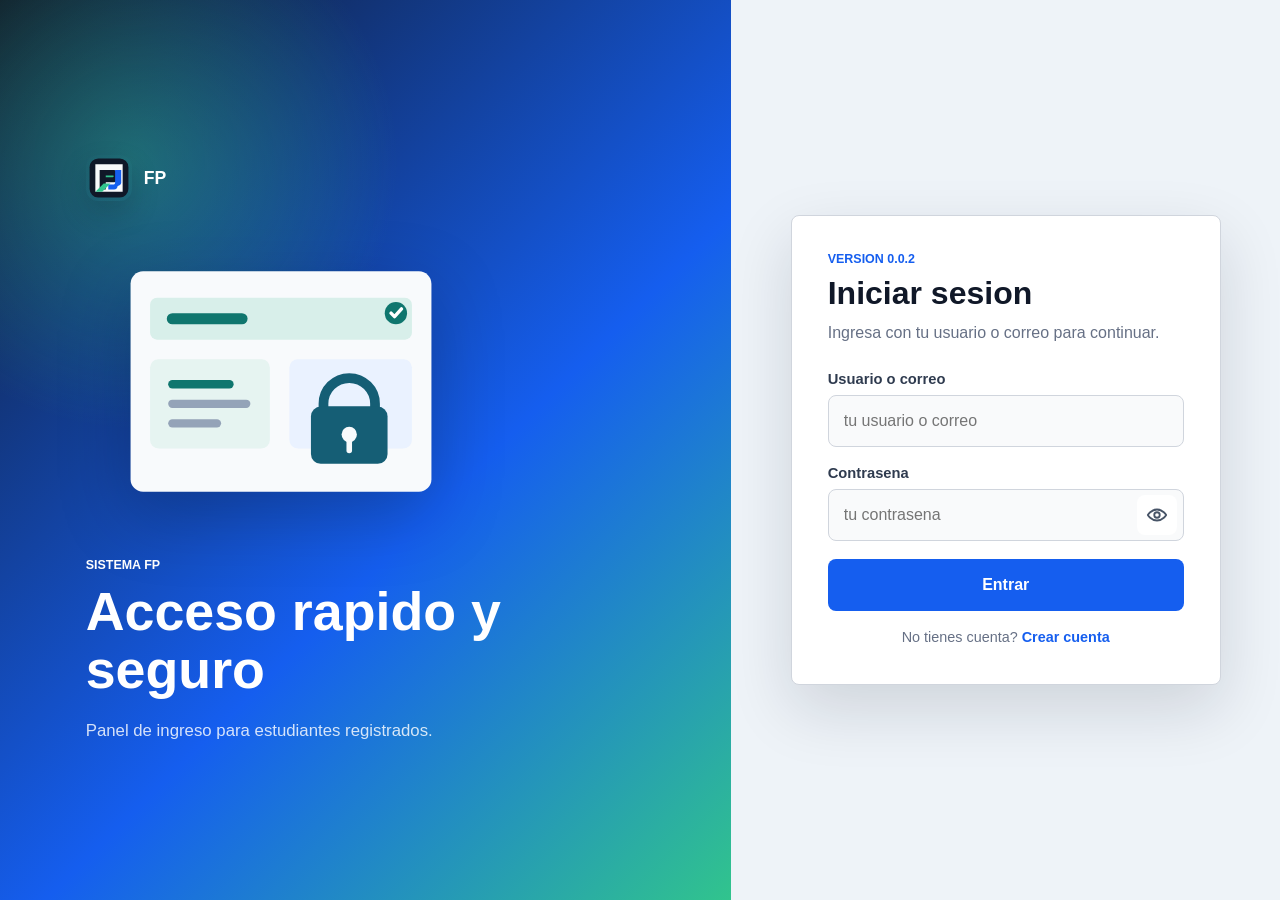
<file: index.html>
<!DOCTYPE html>
<html lang="es">
<head>
  <meta charset="UTF-8">
  <meta name="viewport" content="width=device-width, initial-scale=1.0">
  <title>Login | FP</title>
  <link rel="icon" type="image/svg+xml" href="assets/img/fp-logo.svg">
  <link rel="stylesheet" href="assets/css/login.css">
</head>
<body>
  <main class="login-page">
    <section class="brand-panel" aria-label="Presentacion">
      <div class="brand-content">
        <a class="brand-mark" href="index.html" aria-label="Inicio FP">
          <img src="assets/img/fp-logo.svg" alt="Logo FP">
          <span>FP</span>
        </a>
        <img class="brand-visual" src="assets/img/login-visual.svg" alt="Panel seguro de acceso">
        <p class="eyebrow">Sistema FP</p>
        <h1>Acceso rapido y seguro</h1>
        <p>Panel de ingreso para estudiantes registrados.</p>
      </div>
    </section>

    <section class="form-panel" aria-label="Formulario de inicio de sesion">
      <form class="login-card" id="loginForm" novalidate>
        <div class="mobile-logo">
          <img src="assets/img/fp-logo.svg" alt="Logo FP">
          <span>FP</span>
        </div>

        <div class="form-header">
          <p class="eyebrow">Version 0.0.2</p>
          <h2>Iniciar sesion</h2>
          <p>Ingresa con tu usuario o correo para continuar.</p>
        </div>

        <div class="field-group">
          <label for="login">Usuario o correo</label>
          <input id="login" name="login" type="text" autocomplete="username" placeholder="tu usuario o correo" required>
        </div>

        <div class="field-group">
          <label for="password">Contrasena</label>
          <div class="password-field">
            <input id="password" name="password" type="password" autocomplete="current-password" placeholder="tu contrasena" required>
            <button class="icon-button" id="togglePassword" type="button" aria-label="Mostrar contrasena" title="Mostrar contrasena">
              <svg class="eye-icon eye-open" viewBox="0 0 24 24" aria-hidden="true">
                <path d="M2 12s3.5-6 10-6 10 6 10 6-3.5 6-10 6S2 12 2 12Z"></path>
                <circle cx="12" cy="12" r="3"></circle>
              </svg>
              <svg class="eye-icon eye-closed" viewBox="0 0 24 24" aria-hidden="true">
                <path d="M3 3l18 18"></path>
                <path d="M10.7 5.2A10.8 10.8 0 0 1 12 5c6.5 0 10 7 10 7a18.5 18.5 0 0 1-3.1 4.2"></path>
                <path d="M6.6 6.6A18.8 18.8 0 0 0 2 12s3.5 7 10 7a10.4 10.4 0 0 0 4.4-1"></path>
                <path d="M9.9 9.9A3 3 0 0 0 14.1 14.1"></path>
              </svg>
            </button>
          </div>
        </div>

        <button class="submit-button" type="submit">Entrar</button>

        <p class="helper-text account-link">No tienes cuenta? <a href="register.html">Crear cuenta</a></p>
      </form>
    </section>
  </main>

  <div class="toast" id="toast" role="status" aria-live="polite"></div>

  <script src="assets/js/login.js"></script>
</body>
</html>
</file>
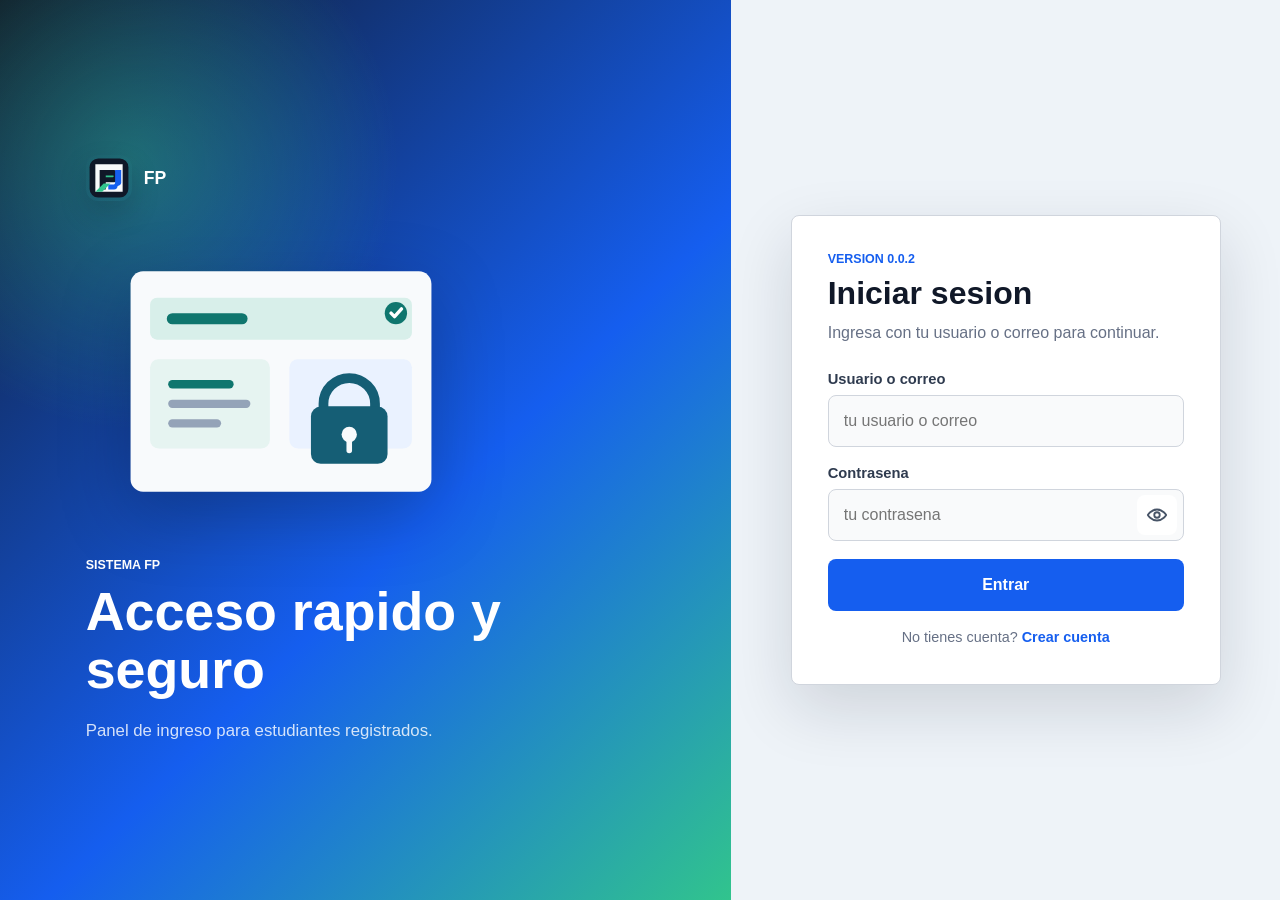
<file: dashboard.html>
<!DOCTYPE html>
<html lang="es">
<head>
  <meta charset="UTF-8">
  <meta name="viewport" content="width=device-width, initial-scale=1.0">
  <title>Dashboard | FP</title>
  <link rel="icon" type="image/svg+xml" href="assets/img/fp-logo.svg">
  <link rel="stylesheet" href="assets/css/dashboard.css">
</head>
<body>
  <header class="topbar">
    <a class="brand-line" href="dashboard.html" aria-label="Dashboard FP">
      <img src="assets/img/fp-logo.svg" alt="Logo FP">
      <span>FP Estudio</span>
    </a>
    <button class="logout-button" id="logoutButton" type="button">Cerrar sesion</button>
  </header>

  <main class="dashboard">
    <section class="welcome-panel">
      <p class="eyebrow">Dashboard v0.0.2</p>
      <h1>Hola, <span id="userName">estudiante</span></h1>
      <p>Este sera tu espacio principal para organizar herramientas y contenido de estudio.</p>
    </section>

    <section class="summary-grid" aria-label="Resumen de estudio">
      <article class="summary-card">
        <span>Notas</span>
        <strong>0</strong>
        <p>Seccion lista para futuras notas.</p>
      </article>
      <article class="summary-card">
        <span>Tareas</span>
        <strong>0</strong>
        <p>Espacio para trabajos pendientes.</p>
      </article>
      <article class="summary-card">
        <span>Recursos</span>
        <strong>0</strong>
        <p>Guarda enlaces o materiales despues.</p>
      </article>
    </section>
  </main>

  <script src="assets/js/dashboard.js"></script>
</body>
</html>
</file>
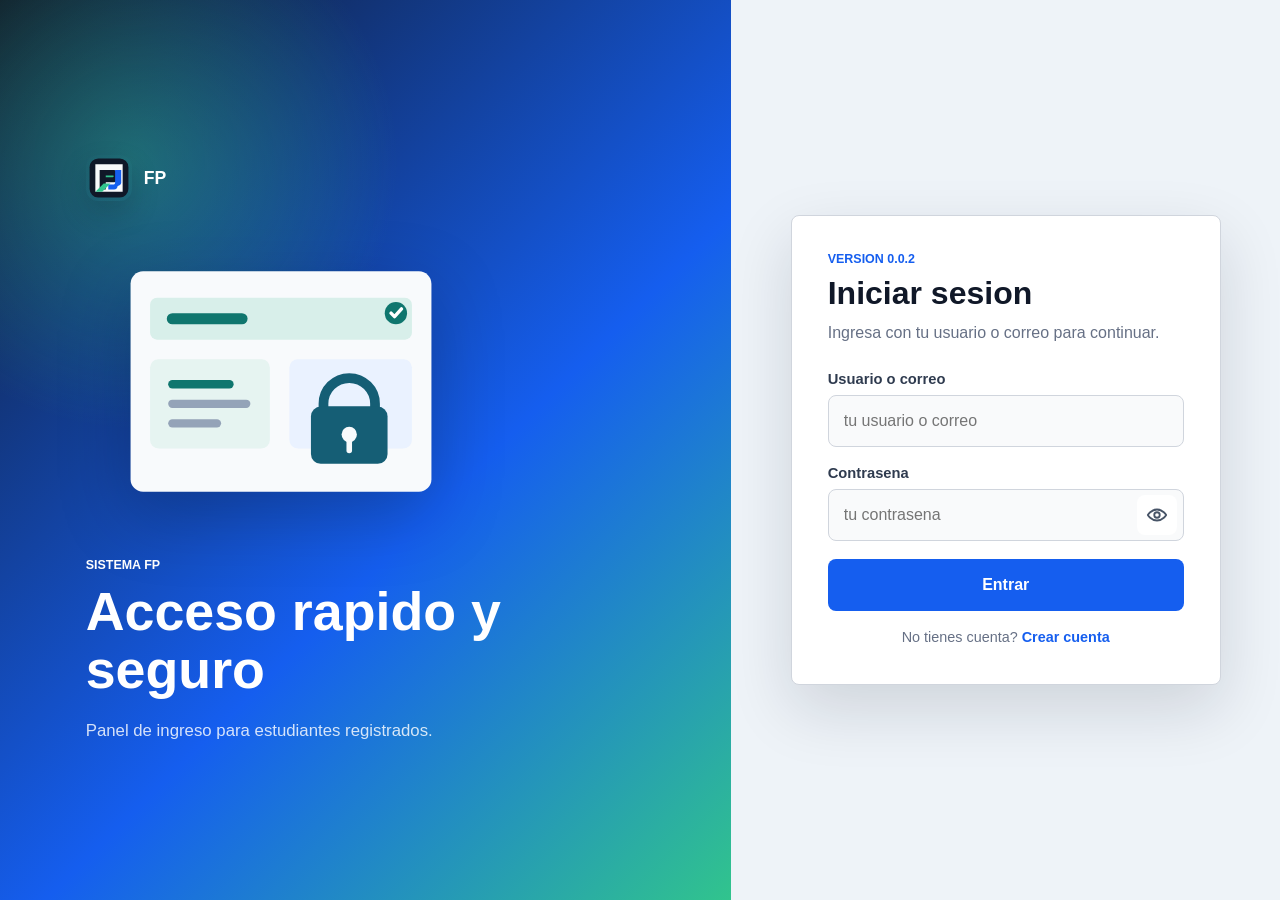
<file: login.html>
<!DOCTYPE html>
<html lang="es">
<head>
  <meta charset="UTF-8">
  <meta name="viewport" content="width=device-width, initial-scale=1.0">
  <title>Login | FP</title>
  <link rel="icon" type="image/svg+xml" href="assets/img/fp-logo.svg">
  <link rel="stylesheet" href="assets/css/login.css">
</head>
<body>
  <main class="login-page">
    <section class="brand-panel" aria-label="Presentacion">
      <div class="brand-content">
        <a class="brand-mark" href="login.html" aria-label="Inicio FP">
          <img src="assets/img/fp-logo.svg" alt="Logo FP">
          <span>FP</span>
        </a>
        <img class="brand-visual" src="assets/img/login-visual.svg" alt="Panel seguro de acceso">
        <p class="eyebrow">Sistema FP</p>
        <h1>Acceso rapido y seguro</h1>
        <p>Panel de ingreso para estudiantes registrados.</p>
      </div>
    </section>

    <section class="form-panel" aria-label="Formulario de inicio de sesion">
      <form class="login-card" id="loginForm" novalidate>
        <div class="mobile-logo">
          <img src="assets/img/fp-logo.svg" alt="Logo FP">
          <span>FP</span>
        </div>

        <div class="form-header">
          <p class="eyebrow">Version 0.0.2</p>
          <h2>Iniciar sesion</h2>
          <p>Ingresa con tu usuario o correo para continuar.</p>
        </div>

        <div class="field-group">
          <label for="login">Usuario o correo</label>
          <input id="login" name="login" type="text" autocomplete="username" placeholder="tu usuario o correo" required>
        </div>

        <div class="field-group">
          <label for="password">Contrasena</label>
          <div class="password-field">
            <input id="password" name="password" type="password" autocomplete="current-password" placeholder="tu contrasena" required>
            <button class="icon-button" id="togglePassword" type="button" aria-label="Mostrar contrasena" title="Mostrar contrasena">
              <svg class="eye-icon eye-open" viewBox="0 0 24 24" aria-hidden="true">
                <path d="M2 12s3.5-6 10-6 10 6 10 6-3.5 6-10 6S2 12 2 12Z"></path>
                <circle cx="12" cy="12" r="3"></circle>
              </svg>
              <svg class="eye-icon eye-closed" viewBox="0 0 24 24" aria-hidden="true">
                <path d="M3 3l18 18"></path>
                <path d="M10.7 5.2A10.8 10.8 0 0 1 12 5c6.5 0 10 7 10 7a18.5 18.5 0 0 1-3.1 4.2"></path>
                <path d="M6.6 6.6A18.8 18.8 0 0 0 2 12s3.5 7 10 7a10.4 10.4 0 0 0 4.4-1"></path>
                <path d="M9.9 9.9A3 3 0 0 0 14.1 14.1"></path>
              </svg>
            </button>
          </div>
        </div>

        <button class="submit-button" type="submit">Entrar</button>

        <p class="helper-text account-link">No tienes cuenta? <a href="register.html">Crear cuenta</a></p>
      </form>
    </section>
  </main>

  <div class="toast" id="toast" role="status" aria-live="polite"></div>

  <script src="assets/js/login.js"></script>
</body>
</html>
</file>
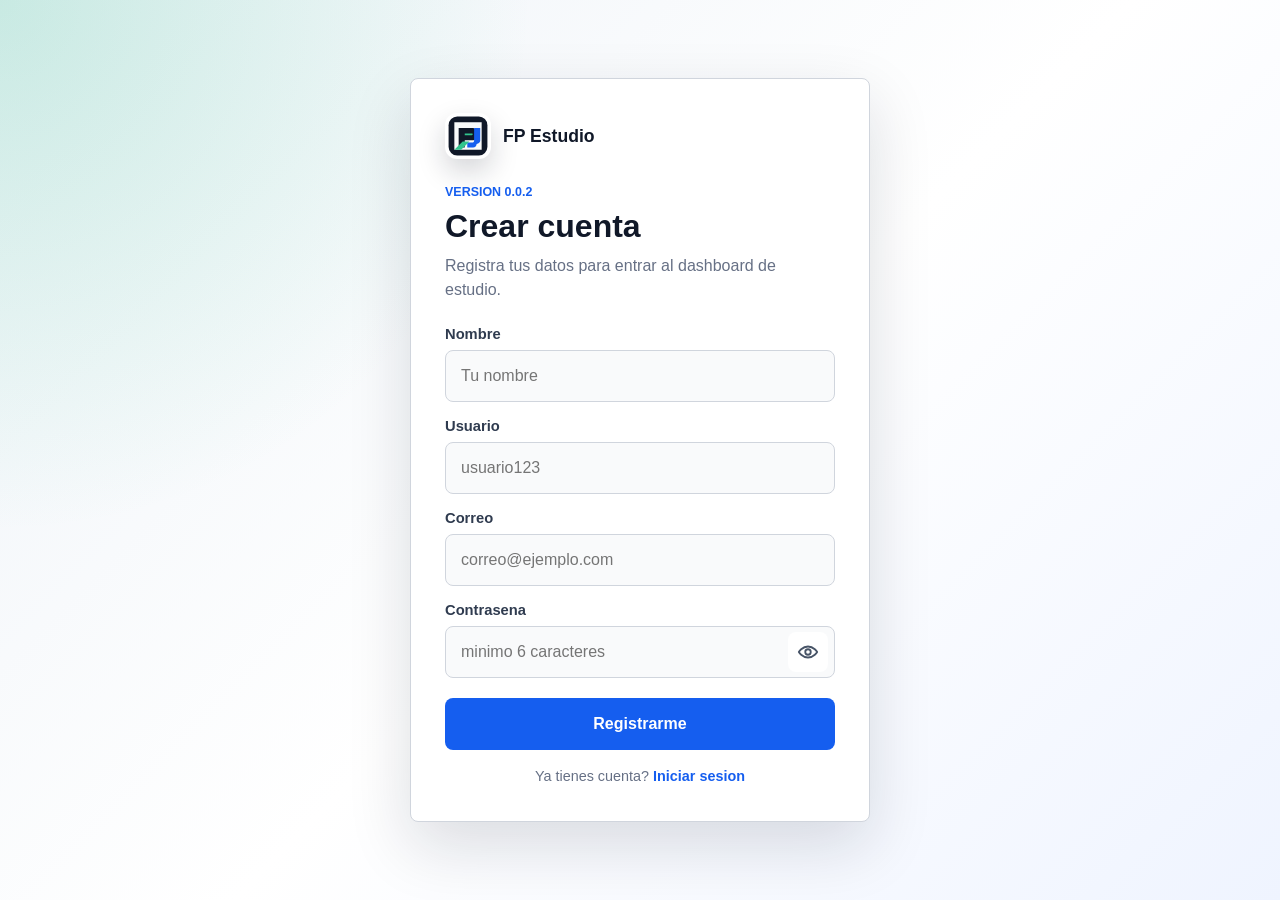
<file: register.html>
<!DOCTYPE html>
<html lang="es">
<head>
  <meta charset="UTF-8">
  <meta name="viewport" content="width=device-width, initial-scale=1.0">
  <title>Registro | FP</title>
  <link rel="icon" type="image/svg+xml" href="assets/img/fp-logo.svg">
  <link rel="stylesheet" href="assets/css/register.css">
</head>
<body>
  <main class="auth-page">
    <section class="auth-card" aria-label="Formulario de registro">
      <a class="brand-line" href="index.html" aria-label="Inicio FP">
        <img src="assets/img/fp-logo.svg" alt="Logo FP">
        <span>FP Estudio</span>
      </a>

      <div class="form-header">
        <p class="eyebrow">Version 0.0.2</p>
        <h1>Crear cuenta</h1>
        <p>Registra tus datos para entrar al dashboard de estudio.</p>
      </div>

      <form id="registerForm" novalidate>
        <div class="field-group">
          <label for="name">Nombre</label>
          <input id="name" name="name" type="text" autocomplete="name" placeholder="Tu nombre" required>
        </div>

        <div class="field-group">
          <label for="username">Usuario</label>
          <input id="username" name="username" type="text" autocomplete="username" placeholder="usuario123" required>
        </div>

        <div class="field-group">
          <label for="email">Correo</label>
          <input id="email" name="email" type="email" autocomplete="email" placeholder="correo@ejemplo.com" required>
        </div>

        <div class="field-group">
          <label for="password">Contrasena</label>
          <div class="password-field">
            <input id="password" name="password" type="password" autocomplete="new-password" placeholder="minimo 6 caracteres" required>
            <button class="icon-button" id="togglePassword" type="button" aria-label="Mostrar contrasena" title="Mostrar contrasena">
              <svg class="eye-icon eye-open" viewBox="0 0 24 24" aria-hidden="true">
                <path d="M2 12s3.5-6 10-6 10 6 10 6-3.5 6-10 6S2 12 2 12Z"></path>
                <circle cx="12" cy="12" r="3"></circle>
              </svg>
              <svg class="eye-icon eye-closed" viewBox="0 0 24 24" aria-hidden="true">
                <path d="M3 3l18 18"></path>
                <path d="M10.7 5.2A10.8 10.8 0 0 1 12 5c6.5 0 10 7 10 7a18.5 18.5 0 0 1-3.1 4.2"></path>
                <path d="M6.6 6.6A18.8 18.8 0 0 0 2 12s3.5 7 10 7a10.4 10.4 0 0 0 4.4-1"></path>
                <path d="M9.9 9.9A3 3 0 0 0 14.1 14.1"></path>
              </svg>
            </button>
          </div>
        </div>

        <button class="submit-button" type="submit">Registrarme</button>
      </form>

      <p class="helper-text account-link">Ya tienes cuenta? <a href="index.html">Iniciar sesion</a></p>
    </section>
  </main>

  <div class="toast" id="toast" role="status" aria-live="polite"></div>

  <script src="assets/js/register.js"></script>
</body>
</html>
</file>
<file: assets/css/login.css>
:root {
  color-scheme: light;
  --bg: #eef3f8;
  --panel: #ffffff;
  --ink: #101828;
  --muted: #667085;
  --line: #d0d5dd;
  --accent: #155eef;
  --accent-dark: #004eeb;
  --mint: #31c48d;
  --danger: #d92d20;
  --danger-bg: #fff1f0;
  --success: #127044;
  --success-bg: #ecfdf3;
  --shadow: 0 24px 64px rgba(16, 24, 40, 0.14);
}

* {
  box-sizing: border-box;
}

body {
  min-height: 100vh;
  margin: 0;
  font-family: Inter, "Segoe UI", Arial, sans-serif;
  color: var(--ink);
  background: var(--bg);
}

button,
input {
  font: inherit;
}

.login-page {
  display: grid;
  grid-template-columns: minmax(0, 1fr) minmax(420px, 0.75fr);
  min-height: 100vh;
}

.brand-panel {
  display: grid;
  place-items: center;
  padding: 48px;
  background:
    radial-gradient(circle at 18% 18%, rgba(49, 196, 141, 0.42), transparent 28%),
    linear-gradient(135deg, #101828 0%, #155eef 58%, #31c48d 100%);
  color: #ffffff;
}

.brand-content {
  width: min(100%, 560px);
}

.brand-mark,
.mobile-logo {
  display: inline-flex;
  align-items: center;
  gap: 12px;
  color: inherit;
  font-size: 1.1rem;
  font-weight: 900;
  text-decoration: none;
}

.brand-mark {
  margin-bottom: 34px;
}

.brand-mark img,
.mobile-logo img {
  width: 46px;
  height: 46px;
  border-radius: 12px;
  box-shadow: 0 12px 28px rgba(16, 24, 40, 0.2);
}

.brand-visual {
  display: block;
  width: min(100%, 390px);
  height: auto;
  margin-bottom: 30px;
  filter: drop-shadow(0 22px 35px rgba(0, 0, 0, 0.22));
}

.eyebrow {
  margin: 0 0 10px;
  color: inherit;
  font-size: 0.78rem;
  font-weight: 800;
  letter-spacing: 0;
  text-transform: uppercase;
}

.brand-content h1,
.form-header h2 {
  margin: 0;
  line-height: 1.08;
}

.brand-content h1 {
  max-width: 520px;
  font-size: clamp(2.3rem, 4.2vw, 4.2rem);
}

.brand-content p:last-child {
  max-width: 440px;
  margin: 20px 0 0;
  color: rgba(255, 255, 255, 0.82);
  font-size: 1.05rem;
  line-height: 1.6;
}

.form-panel {
  display: grid;
  place-items: center;
  padding: 42px 32px;
}

.login-card {
  width: min(100%, 430px);
  padding: 36px;
  border: 1px solid var(--line);
  border-radius: 8px;
  background: var(--panel);
  box-shadow: var(--shadow);
}

.mobile-logo {
  display: none;
  color: var(--ink);
  margin-bottom: 26px;
}

.form-header {
  margin-bottom: 26px;
}

.form-header .eyebrow {
  color: var(--accent);
}

.form-header h2 {
  font-size: 2rem;
}

.form-header p:last-child {
  margin: 10px 0 0;
  color: var(--muted);
  line-height: 1.5;
}

.field-group {
  display: grid;
  gap: 8px;
  margin-bottom: 18px;
}

label {
  color: #2f3b4f;
  font-size: 0.92rem;
  font-weight: 700;
}

input {
  width: 100%;
  min-height: 52px;
  border: 1px solid var(--line);
  border-radius: 8px;
  padding: 0 15px;
  color: var(--ink);
  background: #f9fafb;
  outline: none;
  transition: border-color 160ms ease, box-shadow 160ms ease;
}

input:focus {
  border-color: var(--accent);
  background: #ffffff;
  box-shadow: 0 0 0 4px rgba(21, 94, 239, 0.12);
}

input.is-invalid {
  border-color: var(--danger);
  background: var(--danger-bg);
}

.password-field {
  position: relative;
}

.password-field input {
  padding-right: 58px;
}

.icon-button {
  position: absolute;
  top: 50%;
  right: 7px;
  display: inline-grid;
  width: 40px;
  height: 40px;
  place-items: center;
  border: 1px solid transparent;
  border-radius: 8px;
  color: #475467;
  background: #ffffff;
  cursor: pointer;
  transform: translateY(-50%);
  transition: border-color 160ms ease, color 160ms ease, background 160ms ease, box-shadow 160ms ease;
}

.icon-button:hover,
.icon-button:focus-visible {
  color: var(--accent);
  border-color: #b2ccff;
  background: #eff4ff;
  box-shadow: 0 0 0 3px rgba(21, 94, 239, 0.1);
  outline: none;
}

.eye-icon {
  width: 22px;
  height: 22px;
  fill: none;
  stroke: currentColor;
  stroke-width: 2;
  stroke-linecap: round;
  stroke-linejoin: round;
}

.eye-closed,
.is-visible .eye-open {
  display: none;
}

.is-visible .eye-closed {
  display: block;
}

.helper-text {
  margin: 16px 0 0;
  color: var(--muted);
  font-size: 0.9rem;
  line-height: 1.45;
}

.account-link {
  text-align: center;
}

.account-link a {
  color: var(--accent);
  font-weight: 800;
  text-decoration: none;
}

.account-link a:hover {
  text-decoration: underline;
}

.submit-button {
  width: 100%;
  min-height: 52px;
  border: 0;
  border-radius: 8px;
  color: #ffffff;
  background: var(--accent);
  font-weight: 800;
  cursor: pointer;
  transition: background 160ms ease, transform 160ms ease;
}

.submit-button:hover,
.submit-button:focus-visible {
  background: var(--accent-dark);
  outline: none;
}

.submit-button:active {
  transform: translateY(1px);
}

.version-text {
  margin: 14px 0 0;
  color: var(--muted);
  font-size: 0.83rem;
  font-weight: 700;
  text-align: center;
}

.toast {
  position: fixed;
  right: 22px;
  bottom: 22px;
  max-width: min(360px, calc(100vw - 32px));
  padding: 14px 16px;
  border: 1px solid transparent;
  border-radius: 8px;
  box-shadow: 0 16px 34px rgba(23, 32, 51, 0.18);
  font-weight: 700;
  opacity: 0;
  transform: translateY(12px);
  pointer-events: none;
  transition: opacity 180ms ease, transform 180ms ease;
}

.toast.is-active {
  opacity: 1;
  transform: translateY(0);
}

.toast.is-error {
  border-color: #ffb4ab;
  color: var(--danger);
  background: var(--danger-bg);
}

.toast.is-success {
  border-color: #abefc6;
  color: var(--success);
  background: var(--success-bg);
}

@media (max-width: 820px) {
  .login-page {
    grid-template-columns: 1fr;
  }

  .brand-panel {
    min-height: auto;
    padding: 28px 22px;
  }

  .brand-mark {
    display: none;
  }

  .brand-visual {
    width: min(65vw, 230px);
    margin-bottom: 16px;
  }

  .brand-content h1 {
    font-size: 1.9rem;
  }

  .brand-content p:last-child {
    margin-top: 12px;
    font-size: 0.96rem;
  }

  .form-panel {
    padding: 22px;
  }

  .login-card {
    padding: 26px 20px 22px;
    box-shadow: 0 18px 42px rgba(23, 32, 51, 0.1);
  }

  .mobile-logo {
    display: inline-flex;
  }

  .toast {
    right: 16px;
    bottom: 16px;
  }
}

@media (max-width: 420px) {
  .brand-panel {
    place-items: start;
  }

  .brand-visual {
    width: min(68vw, 230px);
  }

  .form-panel {
    align-items: start;
  }
}
</file>
<file: assets/css/dashboard.css>
:root {
  color-scheme: light;
  --bg: #eef3f8;
  --panel: #ffffff;
  --ink: #101828;
  --muted: #667085;
  --line: #d0d5dd;
  --accent: #155eef;
  --accent-dark: #004eeb;
  --mint: #31c48d;
  --shadow: 0 18px 42px rgba(16, 24, 40, 0.1);
}

* {
  box-sizing: border-box;
}

body {
  min-height: 100vh;
  margin: 0;
  font-family: Inter, "Segoe UI", Arial, sans-serif;
  color: var(--ink);
  background: var(--bg);
}

button {
  font: inherit;
}

.topbar {
  display: flex;
  align-items: center;
  justify-content: space-between;
  gap: 18px;
  min-height: 76px;
  padding: 16px 34px;
  border-bottom: 1px solid var(--line);
  background: #ffffff;
}

.brand-line {
  display: inline-flex;
  align-items: center;
  gap: 12px;
  color: var(--ink);
  font-size: 1.1rem;
  font-weight: 900;
  text-decoration: none;
}

.brand-line img {
  width: 44px;
  height: 44px;
  border-radius: 12px;
  box-shadow: 0 10px 22px rgba(16, 24, 40, 0.16);
}

.logout-button {
  min-height: 42px;
  border: 1px solid var(--line);
  border-radius: 8px;
  padding: 0 16px;
  color: var(--ink);
  background: #ffffff;
  font-weight: 800;
  cursor: pointer;
}

.logout-button:hover,
.logout-button:focus-visible {
  border-color: #b2ccff;
  color: var(--accent);
  background: #eff4ff;
  outline: none;
}

.dashboard {
  width: min(100%, 1040px);
  margin: 0 auto;
  padding: 34px;
}

.welcome-panel {
  padding: 34px;
  border-radius: 8px;
  color: #ffffff;
  background:
    radial-gradient(circle at 12% 16%, rgba(49, 196, 141, 0.44), transparent 28%),
    linear-gradient(135deg, #101828 0%, #155eef 66%, #31c48d 100%);
  box-shadow: var(--shadow);
}

.eyebrow {
  margin: 0 0 10px;
  font-size: 0.78rem;
  font-weight: 800;
  letter-spacing: 0;
  text-transform: uppercase;
}

.welcome-panel h1 {
  margin: 0;
  font-size: clamp(2rem, 5vw, 3.5rem);
  line-height: 1.08;
}

.welcome-panel p:last-child {
  max-width: 620px;
  margin: 14px 0 0;
  color: rgba(255, 255, 255, 0.84);
  line-height: 1.6;
}

.summary-grid {
  display: grid;
  grid-template-columns: repeat(3, minmax(0, 1fr));
  gap: 18px;
  margin-top: 22px;
}

.summary-card {
  min-height: 150px;
  padding: 22px;
  border: 1px solid var(--line);
  border-radius: 8px;
  background: var(--panel);
  box-shadow: var(--shadow);
}

.summary-card span {
  display: block;
  color: var(--muted);
  font-weight: 800;
}

.summary-card strong {
  display: block;
  margin-top: 12px;
  font-size: 2.3rem;
}

.summary-card p {
  margin: 8px 0 0;
  color: var(--muted);
  line-height: 1.5;
}

@media (max-width: 760px) {
  .topbar {
    align-items: stretch;
    flex-direction: column;
    padding: 16px 20px;
  }

  .logout-button {
    width: 100%;
  }

  .dashboard {
    padding: 22px;
  }

  .welcome-panel {
    padding: 26px 20px;
  }

  .summary-grid {
    grid-template-columns: 1fr;
  }
}
</file>
<file: assets/css/register.css>
:root {
  color-scheme: light;
  --bg: #eef3f8;
  --panel: #ffffff;
  --ink: #101828;
  --muted: #667085;
  --line: #d0d5dd;
  --accent: #155eef;
  --accent-dark: #004eeb;
  --danger: #d92d20;
  --danger-bg: #fff1f0;
  --success: #127044;
  --success-bg: #ecfdf3;
  --shadow: 0 24px 64px rgba(16, 24, 40, 0.14);
}

* {
  box-sizing: border-box;
}

body {
  min-height: 100vh;
  margin: 0;
  font-family: Inter, "Segoe UI", Arial, sans-serif;
  color: var(--ink);
  background:
    radial-gradient(circle at top left, rgba(49, 196, 141, 0.2), transparent 34%),
    linear-gradient(135deg, #eef3f8 0%, #ffffff 52%, #eff4ff 100%);
}

button,
input {
  font: inherit;
}

.auth-page {
  display: grid;
  min-height: 100vh;
  place-items: center;
  padding: 28px;
}

.auth-card {
  width: min(100%, 460px);
  padding: 34px;
  border: 1px solid var(--line);
  border-radius: 8px;
  background: var(--panel);
  box-shadow: var(--shadow);
}

.brand-line {
  display: inline-flex;
  align-items: center;
  gap: 12px;
  margin-bottom: 26px;
  color: var(--ink);
  font-size: 1.1rem;
  font-weight: 900;
  text-decoration: none;
}

.brand-line img {
  width: 46px;
  height: 46px;
  border-radius: 12px;
  box-shadow: 0 12px 28px rgba(16, 24, 40, 0.18);
}

.form-header {
  margin-bottom: 24px;
}

.eyebrow {
  margin: 0 0 10px;
  color: var(--accent);
  font-size: 0.78rem;
  font-weight: 800;
  letter-spacing: 0;
  text-transform: uppercase;
}

.form-header h1 {
  margin: 0;
  font-size: 2rem;
  line-height: 1.08;
}

.form-header p:last-child {
  margin: 10px 0 0;
  color: var(--muted);
  line-height: 1.5;
}

.field-group {
  display: grid;
  gap: 8px;
  margin-bottom: 16px;
}

label {
  color: #2f3b4f;
  font-size: 0.92rem;
  font-weight: 700;
}

input {
  width: 100%;
  min-height: 52px;
  border: 1px solid var(--line);
  border-radius: 8px;
  padding: 0 15px;
  color: var(--ink);
  background: #f9fafb;
  outline: none;
  transition: border-color 160ms ease, box-shadow 160ms ease;
}

input:focus {
  border-color: var(--accent);
  background: #ffffff;
  box-shadow: 0 0 0 4px rgba(21, 94, 239, 0.12);
}

input.is-invalid {
  border-color: var(--danger);
  background: var(--danger-bg);
}

.password-field {
  position: relative;
}

.password-field input {
  padding-right: 58px;
}

.icon-button {
  position: absolute;
  top: 50%;
  right: 7px;
  display: inline-grid;
  width: 40px;
  height: 40px;
  place-items: center;
  border: 1px solid transparent;
  border-radius: 8px;
  color: #475467;
  background: #ffffff;
  cursor: pointer;
  transform: translateY(-50%);
  transition: border-color 160ms ease, color 160ms ease, background 160ms ease, box-shadow 160ms ease;
}

.icon-button:hover,
.icon-button:focus-visible {
  color: var(--accent);
  border-color: #b2ccff;
  background: #eff4ff;
  box-shadow: 0 0 0 3px rgba(21, 94, 239, 0.1);
  outline: none;
}

.eye-icon {
  width: 22px;
  height: 22px;
  fill: none;
  stroke: currentColor;
  stroke-width: 2;
  stroke-linecap: round;
  stroke-linejoin: round;
}

.eye-closed,
.is-visible .eye-open {
  display: none;
}

.is-visible .eye-closed {
  display: block;
}

.submit-button {
  width: 100%;
  min-height: 52px;
  margin-top: 4px;
  border: 0;
  border-radius: 8px;
  color: #ffffff;
  background: var(--accent);
  font-weight: 800;
  cursor: pointer;
  transition: background 160ms ease, transform 160ms ease;
}

.submit-button:hover,
.submit-button:focus-visible {
  background: var(--accent-dark);
  outline: none;
}

.helper-text {
  margin: 16px 0 0;
  color: var(--muted);
  font-size: 0.9rem;
  line-height: 1.45;
  text-align: center;
}

.helper-text a {
  color: var(--accent);
  font-weight: 800;
  text-decoration: none;
}

.helper-text a:hover {
  text-decoration: underline;
}

.toast {
  position: fixed;
  right: 22px;
  bottom: 22px;
  max-width: min(360px, calc(100vw - 32px));
  padding: 14px 16px;
  border: 1px solid transparent;
  border-radius: 8px;
  box-shadow: 0 16px 34px rgba(23, 32, 51, 0.18);
  font-weight: 700;
  opacity: 0;
  transform: translateY(12px);
  pointer-events: none;
  transition: opacity 180ms ease, transform 180ms ease;
}

.toast.is-active {
  opacity: 1;
  transform: translateY(0);
}

.toast.is-error {
  border-color: #ffb4ab;
  color: var(--danger);
  background: var(--danger-bg);
}

.toast.is-success {
  border-color: #abefc6;
  color: var(--success);
  background: var(--success-bg);
}

@media (max-width: 520px) {
  .auth-page {
    padding: 18px;
    place-items: start center;
  }

  .auth-card {
    padding: 26px 20px;
  }
}
</file>
